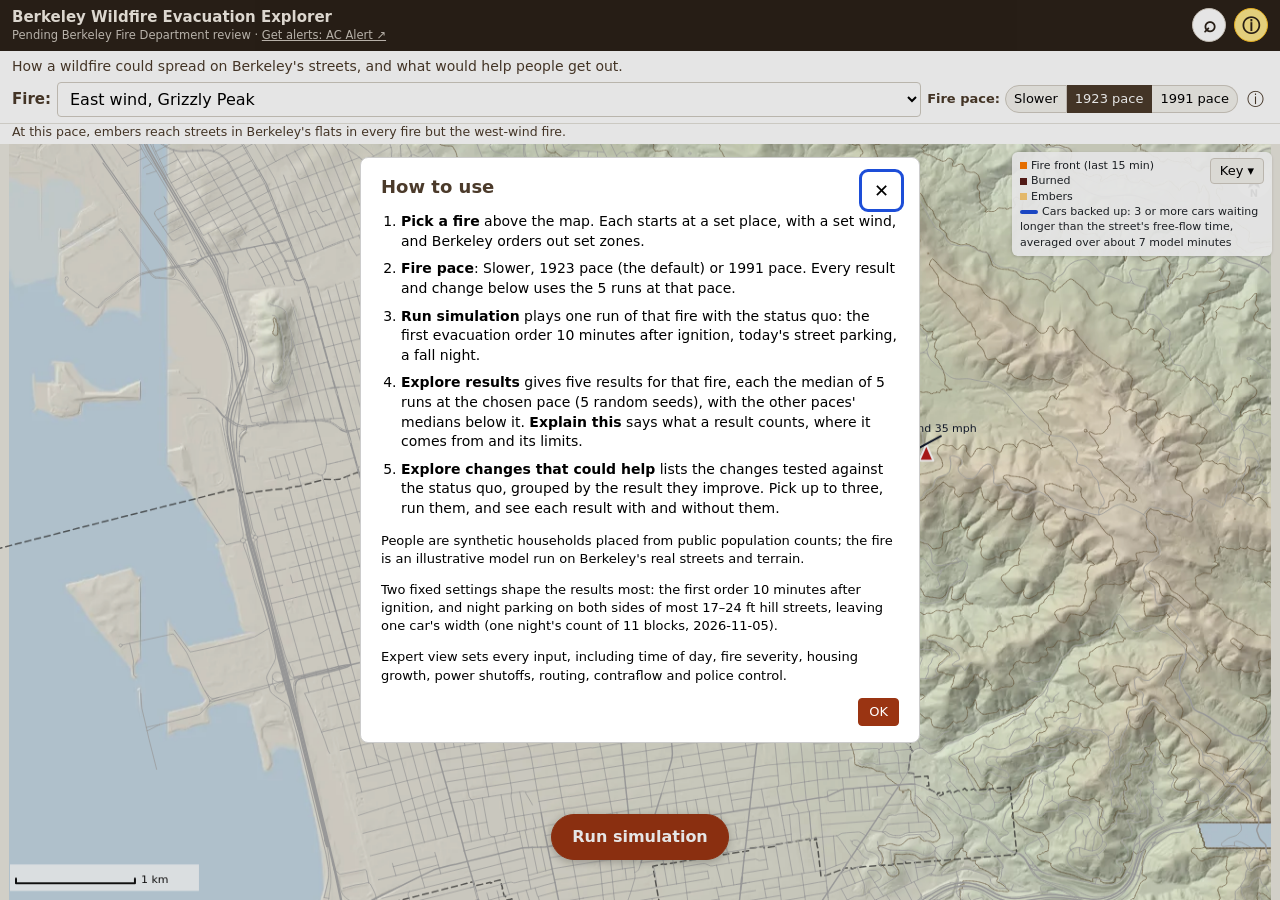
<file: index.html>
<!DOCTYPE html>
<html lang="en">
<head>
<meta charset="utf-8">
<meta name="viewport" content="width=device-width, initial-scale=1">
<title>Berkeley Wildfire Evacuation Explorer</title>
<meta name="description" content="Explore how different wildfire scenarios could affect Berkeley&#39;s neighborhoods and routes, and see which access vulnerabilities and possible mitigations recur across scenarios. Built from public data.">
<link rel="stylesheet" href="css/style.css">
<link rel="icon" href="data:,">
</head>
<body>
<header>
  <div class="title">
    <h1>Berkeley Wildfire Evacuation Explorer</h1>
    <div id="g-status" class="simple-only">Pending Berkeley Fire Department review · <a href="https://public.everbridge.net/sign-up?orgId=453003085612570" target="_blank" rel="noopener">Get alerts: AC Alert ↗</a></div>
    <div class="welcome expert-only">Explore how different wildfire scenarios could affect Berkeley's neighborhoods and routes, and see which access vulnerabilities and possible mitigations recur across scenarios.</div>
  </div>
  <button id="g-find-btn" class="simple-only" aria-label="Find my street" aria-expanded="false" aria-controls="g-find">⌕</button>
  <button id="g-info" class="simple-only" aria-label="Menu: how to use, assumptions, sources" aria-expanded="false" aria-controls="g-menu">ⓘ</button>
  <div id="g-menu" class="simple-only" hidden>
    <p class="small g-menu-status">Status: pending Berkeley Fire Department review</p>
    <button data-menu="intro">How to use</button>
    <button data-menu="assumptions">Assumptions &amp; limits</button>
    <button data-menu="sources">Data sources</button>
    <p class="small g-menu-do"><b>What you can do now</b> <!-- MASTER, 2026-11-24; SOURCE_NOTES FL7 --></p>
    <a href="https://public.everbridge.net/sign-up?orgId=453003085612570" target="_blank" rel="noopener">Sign up for AC Alert, Alameda County's emergency alerts ↗</a>
    <a href="https://berkeleyca.gov/safety-health/disaster-preparedness/fire-weather-and-evacuation" target="_blank" rel="noopener">Find your evacuation zone: City fire weather &amp; evacuation info ↗</a>
    <button data-menu="expert">Expert view<span class="phone-inline"> (best on a larger screen)</span></button>
    <p class="small">© 2026 Eric Friedman. Code: <a href="https://github.com/ericdf/berkeley-wildfire-evacuation-explorer/blob/main/LICENSE" target="_blank" rel="noopener">MIT License</a>. Writing: <a href="https://creativecommons.org/licenses/by/4.0/" target="_blank" rel="noopener">CC BY 4.0</a>. Map data © OpenStreetMap contributors (ODbL).</p>
  </div>
  <nav class="expert-only">
    <button id="btn-intro">ⓘ How to use</button>
    <button id="btn-assumptions">Assumptions &amp; limits</button>
    <button id="btn-sources">Data sources</button>
    <a class="official" href="https://berkeleyca.gov/safety-health/disaster-preparedness/fire-weather-and-evacuation" target="_blank" rel="noopener">Official City fire weather &amp; evacuation info ↗</a>
    <div class="modes" id="modes"><button data-mode="simple" title="Back to Guided view; Expert view is in its ⓘ menu">← Guided view</button></div>
  </nav>
</header>

<p id="g-what" class="simple-only">How a wildfire could spread on Berkeley's streets, and what would help people get out.</p>
<div id="g-fireline" class="simple-only"><label for="g-fire">Fire:</label> <select id="g-fire"></select><span id="g-pace"></span></div>
<p id="g-flats" class="simple-only" hidden></p>
<main>
  <aside id="left">
    <p id="phone-note" class="expert-only phone-only">Expert view is built for a larger screen. On a phone, <button class="linkish" data-mode="simple">Guided view</button> works best.</p>

    <section class="expert-only">
      <h2>1 · Scenario</h2>
      <label>Preset <select id="scenario"></select></label>
      <p id="scenario-blurb" class="blurb"></p>
      <label class="small famopt"><input type="checkbox" id="families"> Also test other likely starting points and wind directions</label>
      <p id="families-note" class="small muted"></p>
      <div class="row">
        <label>Severity
          <select id="severity"><option value="low">Low</option><option value="central" selected title="Tuned to the timing of the City StoryMap's present-day 1923 repeat, a City scenario rather than an observed fire; low is half the spread rate; high is faster for its first hour, fitted to the 1991 fire">Medium</option><option value="high">High</option></select>
        </label>
        <label>Random seed <input id="seed" type="number" min="1" max="999" value="1"></label>
      </div>
      <label>Time of day and season (Evacuation Time Study cases) <select id="tod"></select></label>
      <p id="tod-note" class="small muted"></p>
      <label>Future growth: added homes in the hills (both plans) <select id="growth"></select></label>
      <p id="growth-note" class="small muted"></p>
      <label>Household mix (both plans) <select id="householdMix"><option value="place">By place (ACS 2020–2024; default)</option><option value="citywide">Citywide (2025 Time Study survey)</option></select></label>
      <p id="mix-note" class="small muted"></p>
      <label>Red Flag power shutoff (both plans) <select id="powerShutoff"><option value="none">None: grid power on</option><option value="hills">Signals in and next to the hills go dark</option><option value="all">All of the City's 146 signals (at 143 junctions) go dark</option></select></label>
      <p id="shutoff-note" class="small muted"></p>
      <label>Hayward Fault earthquake (both plans) <select id="quake"><option value="none">None</option><option value="trace">Lower bound: streets crossing the mapped fault close</option><option value="zone">Upper bound: streets in the Earthquake Fault Zone close</option></select></label>
      <p id="quake-note" class="small muted"></p>
      <label>Visibility (both plans) <select id="visibility"><option value="clear" selected>Clear (today's model)</option><option value="poor">Poor: fog or smoke</option></select></label>
      <p id="visibility-note" class="small muted"></p>
      <label>Signal green share (both plans) <select id="signalGreen"><option value="low">Low: 60 s cycle</option><option value="central" selected>Central: 90 s cycle (today's model)</option><option value="high">High: 120 s cycle</option></select></label>
      <p id="signalgreen-note" class="small muted"></p>
      <label>Home-to-street access time (both plans) <select id="walkAccess"><option value="none">None (today's model)</option><option value="terrain">From terrain: walk and stairs to the street, at typical walking speed (not reduced mobility)</option></select></label>
      <p id="walk-note" class="small muted"></p>
      <label>Night parking on narrow hill streets (both plans) <select id="nightParking"><option value="count2026" selected>Both sides on most 17–24 ft streets (field count, 2026-11-05; today's model)</option><option value="pre20261105">Pre-2026-11-05 rule: residents leave 8 ft</option></select></label>
      <p id="nightparking-note" class="small muted"></p>
      <label>Fuel (both plans) <select id="fuel"><option value="proxy" selected>Fire-zone proxy (today)</option><option value="landfire">LANDFIRE FBFM40</option></select></label>
      <p id="fuel-note" class="small muted"></p>
      <label>Weekday non-resident placement (both plans) <select id="nrPlacement"><option value="area">By area (today)</option><option value="workplace">By workplace: LODES jobs, UC and Lab parking</option></select></label>
      <p id="placement-note" class="small muted"></p>
      <details class="small"><summary>Scenario sources</summary><ul id="scenario-sources"></ul></details>
    </section>

    <section class="expert-only">
      <h2>2 · Operating plan</h2>
      <div class="tabs" id="plan-tabs" role="group" aria-label="Plan to edit"><button data-plan="A" class="on" aria-pressed="true">Plan A</button><button data-plan="B" aria-pressed="false">Plan B</button></div>
      <label>Name <input id="p-name" type="text"></label>
      <label>Zones ordered
        <select id="p-alertKm"><option value="0">The City's pre-defined zones for this scenario</option><option value="1">…plus any zone within 1 km of the fire</option><option value="2">…plus any zone within 2 km of the fire</option><option value="3">…plus any zone within 3 km of the fire</option></select></label>
      <label>Detection + decision delay before the first order
        <select id="p-orderDelayMin"><option value="5">5 min</option><option value="10">10 min</option><option value="20">20 min</option></select></label>
      <label>Order all hill zones (Fire Zones 2–3)
        <select id="p-hillsOrderMin"><option value="">only by distance</option><option value="10">at ignition + 10 min</option><option value="30">at ignition + 30 min</option></select></label>
      <label>Early departure before ignition (Red Flag day), share of households
        <select id="p-earlyShare"><option value="0">none</option><option value="0.1">10%</option><option value="0.5">50%</option><option value="0.75">75%</option></select></label>
      <label>…in which zones
        <select id="p-earlyZones"><option value="lez">City Leave Early Zones (Upper Hills, Panoramic Hill)</option><option value="fz23">All of Fire Zones 2–3</option></select></label>
      <label>Parking on hill streets
        <select id="p-hillsParking">
        </select></label>
      <label>Enforcement of posted signs and daylighting
        <select id="p-parkingEnforce">
        </select></label>
      <p id="parking-note" class="note"></p>
      <label>R0: no added units in…
        <select id="p-r0"><option value="none">nowhere (growth as set in Scenario)</option><option value="lez">City Leave Early Zones</option><option value="fz23">Fire Zones 2–3</option><option value="access">Access-constrained areas (behind a choke point)</option></select></label>
      <p id="r0-note" class="note"></p>
      <label>Driver information and routing
        <select id="p-routing"></select></label>
      <label>…share of drivers who follow it
        <select id="p-compliance"><option value="1">100%</option><option value="0.65">65% (said they followed route instructions, 2024 Colorado drill)</option><option value="0.5">50%</option><option value="0.15">15% (followed a GPS route, 2017 California fires)</option></select></label>
      <p id="routing-note" class="note"></p>
      <label>Contraflow: both lanes outbound on
        <select id="p-contraflow"><option value="none">no streets</option><option value="main">main hill exit streets</option><option value="custom">streets I choose (click a street, then Add)</option></select></label>
      <div id="cf-opts">
        <label>…started by <select id="p-contraflowMode"><option value="officers">officers at every entry point</option><option value="signs">pre-installed signs and gates, rehearsed</option></select></label>
        <label class="cf-signs">…sign power <select id="p-contraflowPower"><option value="grid">grid only</option><option value="battery">battery backup</option><option value="mechanical">mechanical fallback (gates and fold-out signs)</option></select></label>
        <label class="cf-signs">…where a sign fails <select id="p-contraflowFallback"><option value="officers">officers take over (after their delay)</option><option value="none">no contraflow on that street</option></select></label>
      </div>
      <p id="cf-note" class="note"></p>
      <label>Police control of junctions
        <select id="p-police"><option value="none">none</option><option value="pretimed">the City's 44 pre-timed signals</option><option value="pretimedAppF">…plus the Time Study's congestion points</option><option value="all">every signal and congestion point</option></select></label>
      <div class="row">
        <label>Officers (contraflow and junctions) <select id="p-officers"><option value="10">10</option><option value="20">20</option><option value="40">40</option><option value="80">80</option></select></label>
        <label>Arrive after the first order <select id="p-officerDelayMin"><option value="15">15 min</option><option value="30">30 min</option><option value="60">60 min</option></select></label>
      </div>
      <p id="police-note" class="note"></p>
    </section>

    <section id="run-section">
      <h2 class="expert-only">3 · Run</h2>
      <!-- Playback controls. In Guided view js/main.js renderSimple moves this block into the open tab, so
           playing a plan has one set of controls (Eric, 2026-11-02: "can this be consolidated?"). -->
      <div id="playback">
        <div class="small muted simple-only onmap">On the map: <b id="run-plan">Plan A</b></div>
        <div class="row">
          <button id="run" class="primary">▶ Run</button>
          <button id="reset">⟲ Restart</button>
          <label class="inline">Speed <select id="speed"><option value="60">1 min/s</option><option value="300">5 min/s</option><option value="900" selected>15 min/s</option></select></label>
        </div>
        <label class="scrub-label" for="scrub">Model time since ignition: <b id="scrub-t">0:00</b> (drag to jump)</label>
        <input id="scrub" type="range" min="0" max="240" step="1" value="0">
        <div id="run-status" class="run-status"></div>
      </div>
      <h3 class="expert-only">Compare Plan A and Plan B</h3>
      <div class="row expert-only">
        <select id="cmp-scope" aria-label="What to compare">
          <option value="severities">This scenario · low / medium / high · seeds 1–3</option>
          <option value="scenarios">All 4 scenarios · medium · seeds 1–3</option>
        </select>
        <button id="compare">Compare</button>
      </div>
    </section>

    <section class="expert-only">
      <h2>Map</h2>
      <label>Color streets by <select id="street-mode"></select></label>
      <div id="layers" class="layers"></div>
      <div id="access-summary" class="small access-summary"></div>
      <label>Find a street <input id="search" list="street-names" placeholder="e.g. Panoramic Way"></label>
      <datalist id="street-names"></datalist>
      <label>Neighborhood <select id="nbhd"><option value="">All of Berkeley</option></select></label>
    </section>
  </aside>

  <section id="g-panel" class="simple-only" hidden></section>
  <div id="mapwrap">
    <canvas id="map" role="img" aria-label="Map of Berkeley" aria-describedby="map-desc"></canvas>
    <div id="map-desc" class="sr-only"></div><div id="map-live" class="sr-only" aria-live="polite"></div>
    <div id="sim-banner" hidden><span id="sim-banner-text"></span><div class="track"><div id="sim-banner-bar"></div></div></div>
    <div id="clockbar"><div id="clock">Ready</div><div id="map-controls"><button id="map-run" class="primary" title="Run or pause the plan shown on the map">▶ Run</button><button id="map-reset" title="Start the plan shown on the map again from ignition">⟲ Restart</button></div></div>
    <div id="legend"></div>
    <div id="status"></div>
    <div id="g-chips" class="simple-only" role="group" aria-label="Map layers" hidden><button data-chip="fire">Fire</button><button data-chip="ways">Ways out</button><button data-chip="engine">Engine reach</button></div>
    <div id="g-tag" class="simple-only" hidden></div>
    <div id="g-caption" class="simple-only" hidden></div>
    <button id="g-fit" class="simple-only" hidden title="Frame the fire again and follow it">Fit</button>
    <div id="g-ctrl" class="simple-only"><button id="g-run" class="primary">Run simulation</button><div id="g-after" hidden><button id="g-explore" class="primary">Explore results</button><button id="g-again">Run again</button></div></div>
    <div id="g-sheet" class="simple-only" hidden></div>
    <div id="g-find" class="simple-only" hidden><label for="g-find-in" class="sr-only">Find my street</label><input id="g-find-in" type="search" placeholder="Find my street, e.g. Panoramic Way" autocomplete="off" role="combobox" aria-autocomplete="list" aria-expanded="false" aria-controls="g-find-list"><button id="g-find-x" aria-label="Close street search">✕</button><ul id="g-find-list" role="listbox" aria-label="Streets" hidden></ul></div>
    <div id="loading">Loading street network, terrain and City layers…</div>
  </div>

  <aside id="right">
    <section id="inspector" class="expert-only"><h2>Inspector</h2><p class="muted small">Click a street or an evacuation zone (turn on the Evacuation zones layer) to see its attributes. Hover a badge (ⓘ) for where each value comes from.</p></section>
    <section id="results"></section>
    <section id="compare-out"></section>
    <section id="log" aria-labelledby="log-h"><h2 id="log-h">Event log (model time, h:mm after ignition)</h2><ol id="events" tabindex="0" aria-labelledby="log-h"></ol></section>
  </aside>
</main>
<footer id="license-foot">© 2026 Eric Friedman. Code: <a href="https://github.com/ericdf/berkeley-wildfire-evacuation-explorer/blob/main/LICENSE" target="_blank" rel="noopener">MIT License</a>. Writing, including this page's text: <a href="https://creativecommons.org/licenses/by/4.0/" target="_blank" rel="noopener">CC BY 4.0</a>. Both require attribution. Map data © <a href="https://www.openstreetmap.org/copyright" target="_blank" rel="noopener">OpenStreetMap contributors</a> (ODbL); other data from the publishers under Data sources, on their terms. <a href="https://github.com/ericdf/berkeley-wildfire-simulator" target="_blank" rel="noopener">Source code</a></footer>

<dialog id="modal" aria-labelledby="modal-title"><form method="dialog"><button class="close" aria-label="Close">✕</button></form><div id="modal-body"></div></dialog>
<script type="module" src="js/main.js"></script>
</body>
</html>
</file>
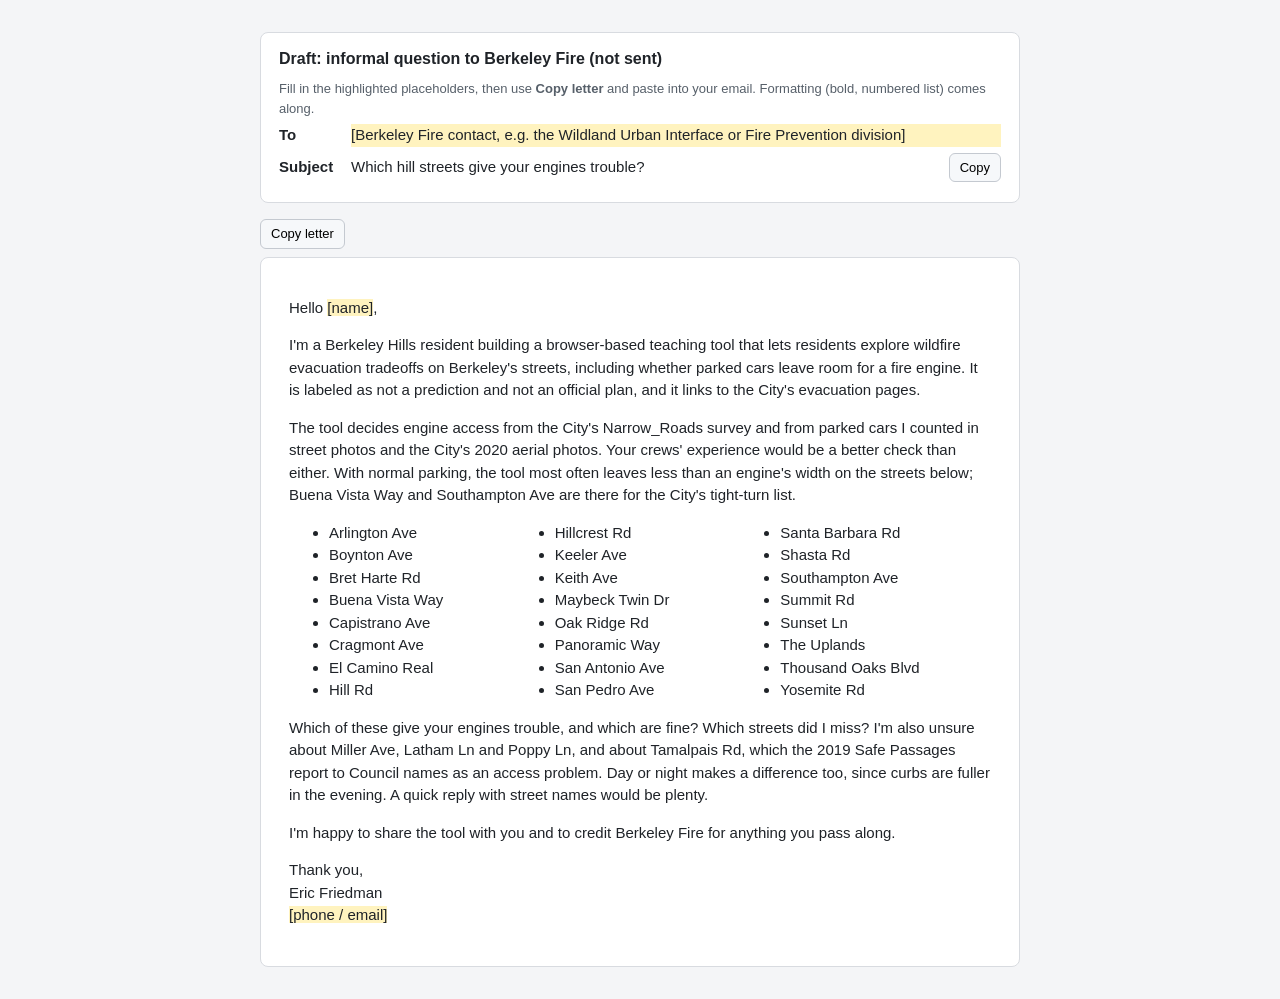
<file: correspondence/2026-11-01-berkeley-fire-question.html>
<!DOCTYPE html>
<html lang="en">
<head>
<meta charset="utf-8">
<title>Draft: informal question to Berkeley Fire</title>
<style>
  body { font: 15px/1.5 -apple-system, BlinkMacSystemFont, "Segoe UI", Helvetica, Arial, sans-serif; color: #1f2328; background: #f4f5f7; margin: 0; padding: 32px 16px; }
  .wrap { max-width: 760px; margin: 0 auto; }
  .head { background: #fff; border: 1px solid #d8dbe0; border-radius: 8px; padding: 14px 18px; margin-bottom: 16px; }
  .head h1 { font-size: 16px; margin: 0 0 8px; }
  .head p { margin: 4px 0; color: #57606a; font-size: 13px; }
  .field { display: flex; gap: 8px; align-items: baseline; margin: 6px 0; }
  .field b { width: 64px; flex: none; }
  .field span { flex: 1; }
  button { font: inherit; font-size: 13px; padding: 4px 10px; border: 1px solid #c4c9d0; border-radius: 6px; background: #f6f8fa; cursor: pointer; }
  button:hover { background: #eef1f4; }
  .bar { display: flex; gap: 8px; align-items: center; margin: 0 0 8px; }
  .ok { color: #1a7f37; font-size: 13px; }
  .letter { background: #fff; border: 1px solid #d8dbe0; border-radius: 8px; padding: 24px 28px; }
  .ph { background: #fff3bf; }
</style>
</head>
<body>
<div class="wrap">
  <div class="head">
    <h1>Draft: informal question to Berkeley Fire (not sent)</h1>
    <p>Fill in the highlighted placeholders, then use <b>Copy letter</b> and paste into your email. Formatting (bold, numbered list) comes along.</p>
    <div class="field"><b>To</b><span class="ph">[Berkeley Fire contact, e.g. the Wildland Urban Interface or Fire Prevention division]</span></div>
    <div class="field"><b>Subject</b><span id="subject">Which hill streets give your engines trouble?</span><button data-copy="subject">Copy</button></div>
  </div>

  <div class="bar"><button id="copy-letter">Copy letter</button><span id="msg" class="ok"></span></div>

  <div class="letter" id="letter">
    <p>Hello <span class="ph">[name]</span>,</p>

    <p>I'm a Berkeley Hills resident building a browser-based teaching tool that lets residents explore wildfire evacuation tradeoffs on Berkeley's streets, including whether parked cars leave room for a fire engine. It is labeled as not a prediction and not an official plan, and it links to the City's evacuation pages.</p>

    <p>The tool decides engine access from the City's Narrow_Roads survey and from parked cars I counted in street photos and the City's 2020 aerial photos. Your crews' experience would be a better check than either. With normal parking, the tool most often leaves less than an engine's width on the streets below; Buena Vista Way and Southampton Ave are there for the City's tight-turn list.</p>

    <ul style="columns: 3; margin: 0 0 12px"><li>Arlington Ave</li><li>Boynton Ave</li><li>Bret Harte Rd</li><li>Buena Vista Way</li><li>Capistrano Ave</li><li>Cragmont Ave</li><li>El Camino Real</li><li>Hill Rd</li><li>Hillcrest Rd</li><li>Keeler Ave</li><li>Keith Ave</li><li>Maybeck Twin Dr</li><li>Oak Ridge Rd</li><li>Panoramic Way</li><li>San Antonio Ave</li><li>San Pedro Ave</li><li>Santa Barbara Rd</li><li>Shasta Rd</li><li>Southampton Ave</li><li>Summit Rd</li><li>Sunset Ln</li><li>The Uplands</li><li>Thousand Oaks Blvd</li><li>Yosemite Rd</li></ul>

    <p>Which of these give your engines trouble, and which are fine? Which streets did I miss? I'm also unsure about Miller Ave, Latham Ln and Poppy Ln, and about Tamalpais Rd, which the 2019 Safe Passages report to Council names as an access problem. Day or night makes a difference too, since curbs are fuller in the evening. A quick reply with street names would be plenty.</p>

    <p>I'm happy to share the tool with you and to credit Berkeley Fire for anything you pass along.</p>

    <p>Thank you,<br>Eric Friedman<br><span class="ph">[phone / email]</span></p>
  </div>
</div>
<script>
  const msg = t => { const m = document.getElementById('msg'); m.textContent = t; setTimeout(() => m.textContent = '', 2500); };
  async function copyEl(el) {
    const clone = el.cloneNode(true);
    clone.querySelectorAll('.ph').forEach(s => s.removeAttribute('class')); // no highlight in the email
    const html = clone.innerHTML, text = el.innerText;
    try {
      await navigator.clipboard.write([new ClipboardItem({ 'text/html': new Blob([html], { type: 'text/html' }), 'text/plain': new Blob([text], { type: 'text/plain' }) })]);
      return true;
    } catch {
      const r = document.createRange(); r.selectNodeContents(el); const s = getSelection(); s.removeAllRanges(); s.addRange(r);
      const ok = document.execCommand('copy'); s.removeAllRanges(); return ok;
    }
  }
  document.getElementById('copy-letter').onclick = async () => msg(await copyEl(document.getElementById('letter')) ? 'Letter copied with formatting.' : 'Select the letter and copy it manually.');
  document.querySelectorAll('[data-copy]').forEach(b => b.onclick = async () => msg(await copyEl(document.getElementById(b.dataset.copy)) ? 'Subject copied.' : 'Copy failed.'));
</script>
</body>
</html>
</file>
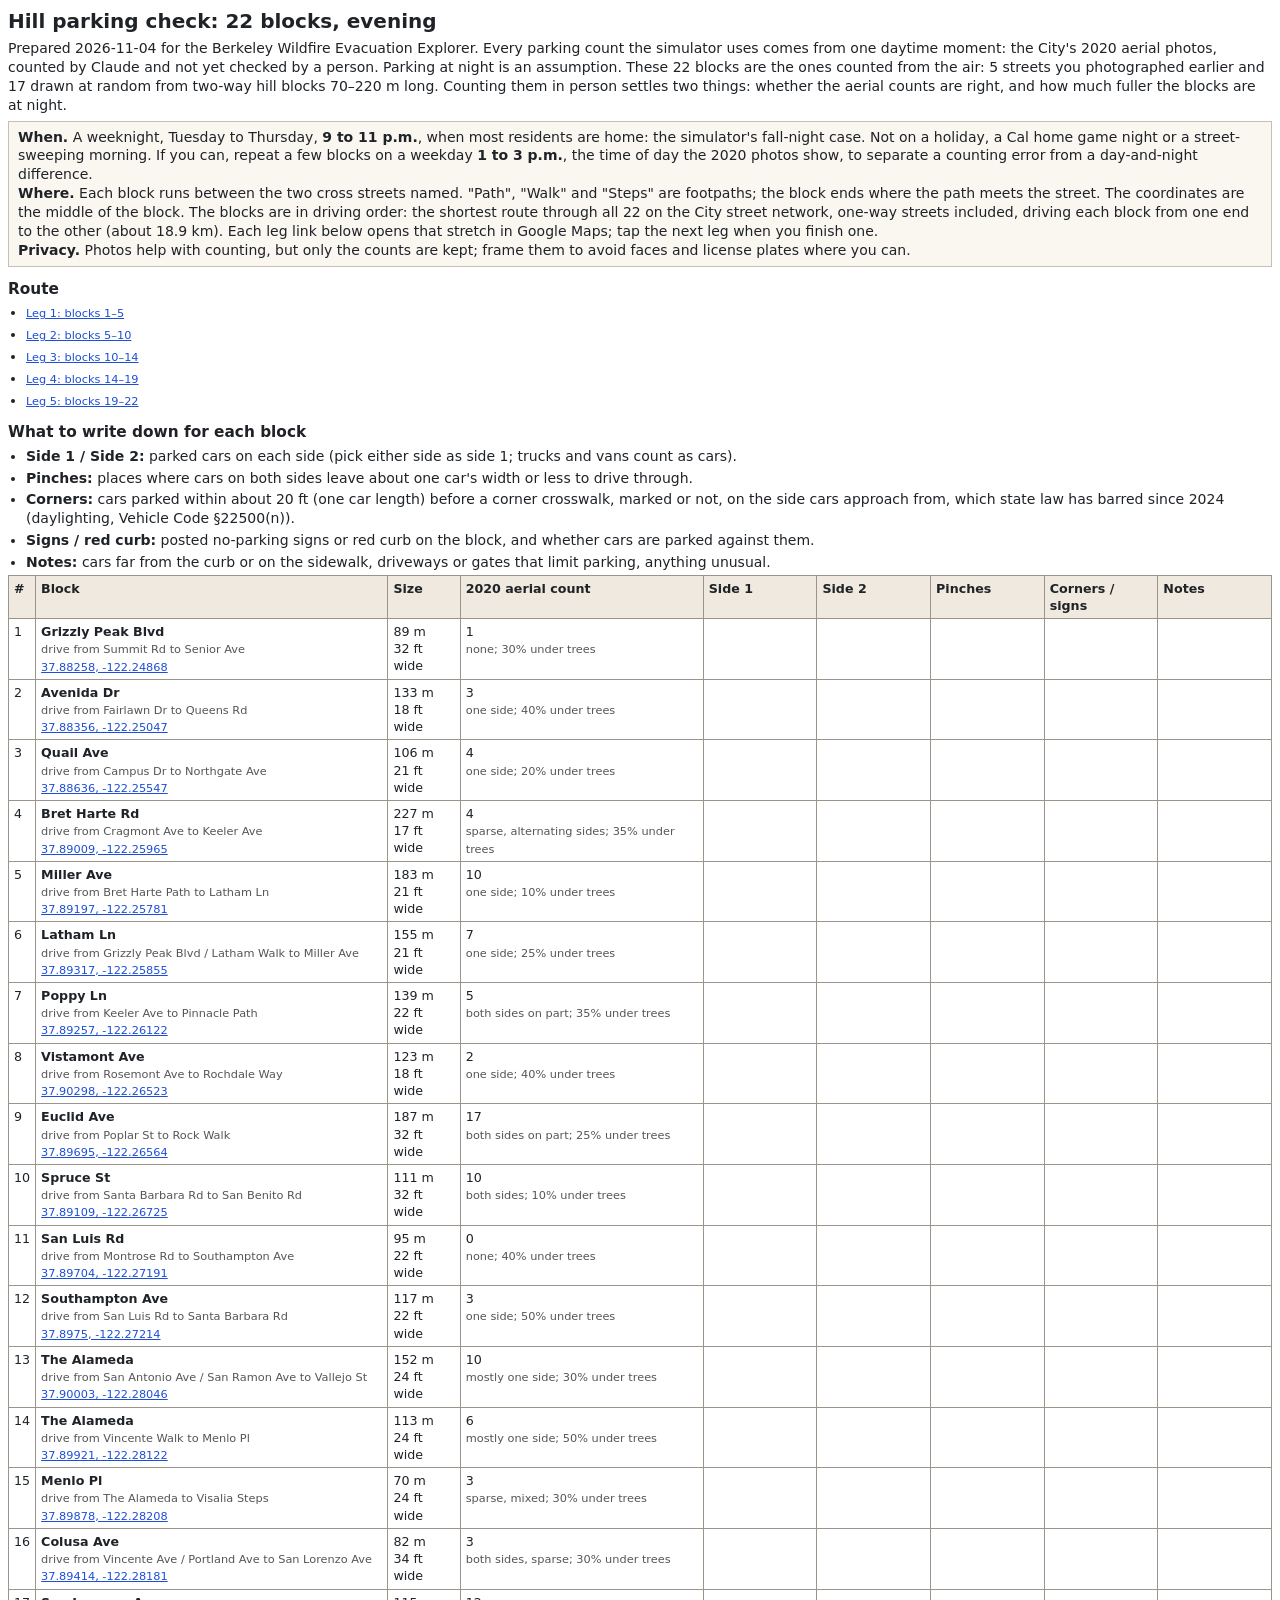
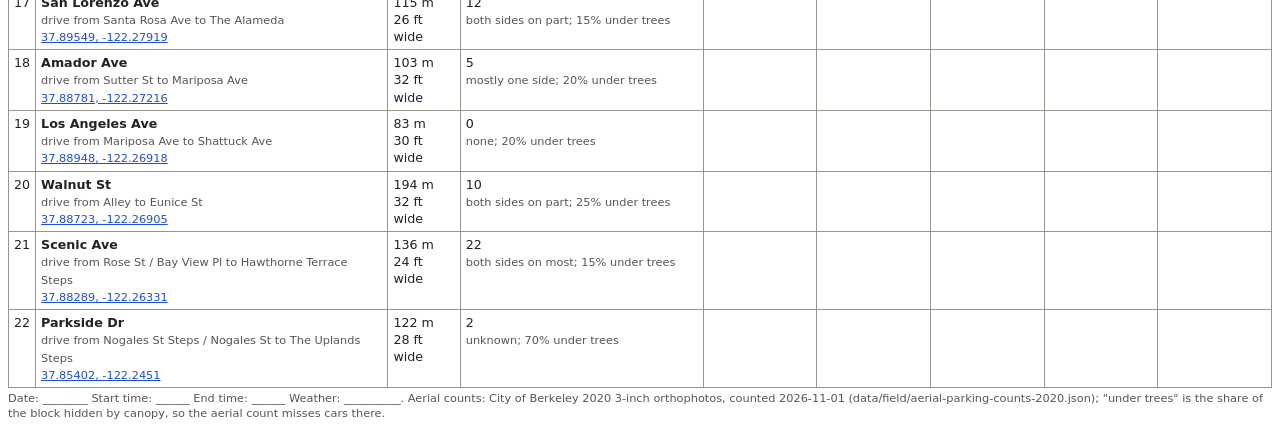
<file: docs/field/hill-parking-check.html>
<!doctype html><html><head><meta charset="utf-8"><title>Hill parking check</title><style>
@page{size:Letter landscape;margin:12mm}body{font:10.5pt/1.35 system-ui,sans-serif;color:#1f2328}h1{font-size:15pt;margin:0 0 4px}h2{font-size:11.5pt;margin:12px 0 4px}
p,li{margin:3px 0}ul{margin:2px 0 2px 18px;padding:0}table{border-collapse:collapse;width:100%;font-size:9.5pt}th,td{border:1px solid #9a948a;padding:4px 5px;vertical-align:top}th{background:#efe9df;text-align:left}
td.w{width:9%}.s{color:#555;font-size:8.5pt}a{color:#1d4ed8;font-size:8.5pt}tr{page-break-inside:avoid}.box{border:1px solid #c9bfae;background:#faf7f1;padding:6px 9px;margin:6px 0}</style></head><body>
<h1>Hill parking check: 22 blocks, evening</h1>
<p>Prepared 2026-11-04 for the Berkeley Wildfire Evacuation Explorer. Every parking count the simulator uses comes from one daytime moment: the City's 2020 aerial photos, counted by Claude and not yet checked by a person. Parking at night is an assumption. These 22 blocks are the ones counted from the air: 5 streets you photographed earlier and 17 drawn at random from two-way hill blocks 70–220 m long. Counting them in person settles two things: whether the aerial counts are right, and how much fuller the blocks are at night.</p>
<div class="box"><b>When.</b> A weeknight, Tuesday to Thursday, <b>9 to 11 p.m.</b>, when most residents are home: the simulator's fall-night case. Not on a holiday, a Cal home game night or a street-sweeping morning. If you can, repeat a few blocks on a weekday <b>1 to 3 p.m.</b>, the time of day the 2020 photos show, to separate a counting error from a day-and-night difference.<br>
<b>Where.</b> Each block runs between the two cross streets named. "Path", "Walk" and "Steps" are footpaths; the block ends where the path meets the street. The coordinates are the middle of the block. The blocks are in driving order: the shortest route through all 22 on the City street network, one-way streets included, driving each block from one end to the other (about 18.9 km). Each leg link below opens that stretch in Google Maps; tap the next leg when you finish one.<br>
<b>Privacy.</b> Photos help with counting, but only the counts are kept; frame them to avoid faces and license plates where you can.</div>
<h2>Route</h2><ul><li><a href="https://www.google.com/maps/dir/?api=1&travelmode=driving&origin=37.88232,-122.24829&destination=37.89269,-122.25845&waypoints=37.88293,-122.2489%7C37.88363,-122.25017%7C37.88352,-122.25164%7C37.88675,-122.2549%7C37.88629,-122.2559%7C37.89002,-122.26073%7C37.89073,-122.25859%7C37.89208,-122.25694">Leg 1: blocks 1–5</a></li><li><a href="https://www.google.com/maps/dir/?api=1&travelmode=driving&origin=37.89269,-122.25845&destination=37.89182,-122.26714&waypoints=37.89401,-122.25814%7C37.89269,-122.25845%7C37.89259,-122.26053%7C37.89316,-122.26121%7C37.90275,-122.26477%7C37.90346,-122.26583%7C37.89726,-122.26636%7C37.89598,-122.2659">Leg 2: blocks 5–10</a></li><li><a href="https://www.google.com/maps/dir/?api=1&travelmode=driving&origin=37.89182,-122.26714&destination=37.89864,-122.28147&waypoints=37.89082,-122.26724%7C37.89653,-122.27168%7C37.89714,-122.27227%7C37.89724,-122.27263%7C37.89773,-122.27176%7C37.89991,-122.2797%7C37.89961,-122.28122%7C37.89957,-122.28128">Leg 3: blocks 10–14</a></li><li><a href="https://www.google.com/maps/dir/?api=1&travelmode=driving&origin=37.89864,-122.28147&destination=37.88985,-122.27001&waypoints=37.89864,-122.28147%7C37.89881,-122.28224%7C37.8946,-122.28254%7C37.89414,-122.28181%7C37.89492,-122.28029%7C37.89549,-122.27919%7C37.888,-122.27238%7C37.88724,-122.27171">Leg 4: blocks 14–19</a></li><li><a href="https://www.google.com/maps/dir/?api=1&travelmode=driving&origin=37.88985,-122.27001&destination=37.85397,-122.24577&waypoints=37.88948,-122.26918%7C37.88743,-122.26931%7C37.88578,-122.26884%7C37.88342,-122.26349%7C37.88237,-122.26322%7C37.85421,-122.24444">Leg 5: blocks 19–22</a></li></ul><h2>What to write down for each block</h2>
<ul><li><b>Side 1 / Side 2:</b> parked cars on each side (pick either side as side 1; trucks and vans count as cars).</li>
<li><b>Pinches:</b> places where cars on both sides leave about one car's width or less to drive through.</li>
<li><b>Corners:</b> cars parked within about 20 ft (one car length) before a corner crosswalk, marked or not, on the side cars approach from, which state law has barred since 2024 (daylighting, Vehicle Code §22500(n)).</li>
<li><b>Signs / red curb:</b> posted no-parking signs or red curb on the block, and whether cars are parked against them.</li>
<li><b>Notes:</b> cars far from the curb or on the sidewalk, driveways or gates that limit parking, anything unusual.</li></ul>
<table><thead><tr><th>#</th><th>Block</th><th>Size</th><th>2020 aerial count</th><th>Side 1</th><th>Side 2</th><th>Pinches</th><th>Corners / signs</th><th>Notes</th></tr></thead><tbody><tr><td>1</td><td><b>Grizzly Peak Blvd</b><br><span class="s">drive from Summit Rd to Senior Ave</span><br><a href="https://www.google.com/maps/search/?api=1&query=37.88258,-122.24868">37.88258, -122.24868</a></td><td>89 m<br>32 ft wide</td><td>1<br><span class="s">none; 30% under trees</span></td><td class="w"></td><td class="w"></td><td class="w"></td><td class="w"></td><td class="w"></td></tr><tr><td>2</td><td><b>Avenida Dr</b><br><span class="s">drive from Fairlawn Dr to Queens Rd</span><br><a href="https://www.google.com/maps/search/?api=1&query=37.88356,-122.25047">37.88356, -122.25047</a></td><td>133 m<br>18 ft wide</td><td>3<br><span class="s">one side; 40% under trees</span></td><td class="w"></td><td class="w"></td><td class="w"></td><td class="w"></td><td class="w"></td></tr><tr><td>3</td><td><b>Quail Ave</b><br><span class="s">drive from Campus Dr to Northgate Ave</span><br><a href="https://www.google.com/maps/search/?api=1&query=37.88636,-122.25547">37.88636, -122.25547</a></td><td>106 m<br>21 ft wide</td><td>4<br><span class="s">one side; 20% under trees</span></td><td class="w"></td><td class="w"></td><td class="w"></td><td class="w"></td><td class="w"></td></tr><tr><td>4</td><td><b>Bret Harte Rd</b><br><span class="s">drive from Cragmont Ave to Keeler Ave</span><br><a href="https://www.google.com/maps/search/?api=1&query=37.89009,-122.25965">37.89009, -122.25965</a></td><td>227 m<br>17 ft wide</td><td>4<br><span class="s">sparse, alternating sides; 35% under trees</span></td><td class="w"></td><td class="w"></td><td class="w"></td><td class="w"></td><td class="w"></td></tr><tr><td>5</td><td><b>Miller Ave</b><br><span class="s">drive from Bret Harte Path to Latham Ln</span><br><a href="https://www.google.com/maps/search/?api=1&query=37.89197,-122.25781">37.89197, -122.25781</a></td><td>183 m<br>21 ft wide</td><td>10<br><span class="s">one side; 10% under trees</span></td><td class="w"></td><td class="w"></td><td class="w"></td><td class="w"></td><td class="w"></td></tr><tr><td>6</td><td><b>Latham Ln</b><br><span class="s">drive from Grizzly Peak Blvd / Latham Walk to Miller Ave</span><br><a href="https://www.google.com/maps/search/?api=1&query=37.89317,-122.25855">37.89317, -122.25855</a></td><td>155 m<br>21 ft wide</td><td>7<br><span class="s">one side; 25% under trees</span></td><td class="w"></td><td class="w"></td><td class="w"></td><td class="w"></td><td class="w"></td></tr><tr><td>7</td><td><b>Poppy Ln</b><br><span class="s">drive from Keeler Ave to Pinnacle Path</span><br><a href="https://www.google.com/maps/search/?api=1&query=37.89257,-122.26122">37.89257, -122.26122</a></td><td>139 m<br>22 ft wide</td><td>5<br><span class="s">both sides on part; 35% under trees</span></td><td class="w"></td><td class="w"></td><td class="w"></td><td class="w"></td><td class="w"></td></tr><tr><td>8</td><td><b>Vistamont Ave</b><br><span class="s">drive from Rosemont Ave to Rochdale Way</span><br><a href="https://www.google.com/maps/search/?api=1&query=37.90298,-122.26523">37.90298, -122.26523</a></td><td>123 m<br>18 ft wide</td><td>2<br><span class="s">one side; 40% under trees</span></td><td class="w"></td><td class="w"></td><td class="w"></td><td class="w"></td><td class="w"></td></tr><tr><td>9</td><td><b>Euclid Ave</b><br><span class="s">drive from Poplar St to Rock Walk</span><br><a href="https://www.google.com/maps/search/?api=1&query=37.89695,-122.26564">37.89695, -122.26564</a></td><td>187 m<br>32 ft wide</td><td>17<br><span class="s">both sides on part; 25% under trees</span></td><td class="w"></td><td class="w"></td><td class="w"></td><td class="w"></td><td class="w"></td></tr><tr><td>10</td><td><b>Spruce St</b><br><span class="s">drive from Santa Barbara Rd to San Benito Rd</span><br><a href="https://www.google.com/maps/search/?api=1&query=37.89109,-122.26725">37.89109, -122.26725</a></td><td>111 m<br>32 ft wide</td><td>10<br><span class="s">both sides; 10% under trees</span></td><td class="w"></td><td class="w"></td><td class="w"></td><td class="w"></td><td class="w"></td></tr><tr><td>11</td><td><b>San Luis Rd</b><br><span class="s">drive from Montrose Rd to Southampton Ave</span><br><a href="https://www.google.com/maps/search/?api=1&query=37.89704,-122.27191">37.89704, -122.27191</a></td><td>95 m<br>22 ft wide</td><td>0<br><span class="s">none; 40% under trees</span></td><td class="w"></td><td class="w"></td><td class="w"></td><td class="w"></td><td class="w"></td></tr><tr><td>12</td><td><b>Southampton Ave</b><br><span class="s">drive from San Luis Rd to Santa Barbara Rd</span><br><a href="https://www.google.com/maps/search/?api=1&query=37.8975,-122.27214">37.8975, -122.27214</a></td><td>117 m<br>22 ft wide</td><td>3<br><span class="s">one side; 50% under trees</span></td><td class="w"></td><td class="w"></td><td class="w"></td><td class="w"></td><td class="w"></td></tr><tr><td>13</td><td><b>The Alameda</b><br><span class="s">drive from San Antonio Ave / San Ramon Ave to Vallejo St</span><br><a href="https://www.google.com/maps/search/?api=1&query=37.90003,-122.28046">37.90003, -122.28046</a></td><td>152 m<br>24 ft wide</td><td>10<br><span class="s">mostly one side; 30% under trees</span></td><td class="w"></td><td class="w"></td><td class="w"></td><td class="w"></td><td class="w"></td></tr><tr><td>14</td><td><b>The Alameda</b><br><span class="s">drive from Vincente Walk to Menlo Pl</span><br><a href="https://www.google.com/maps/search/?api=1&query=37.89921,-122.28122">37.89921, -122.28122</a></td><td>113 m<br>24 ft wide</td><td>6<br><span class="s">mostly one side; 50% under trees</span></td><td class="w"></td><td class="w"></td><td class="w"></td><td class="w"></td><td class="w"></td></tr><tr><td>15</td><td><b>Menlo Pl</b><br><span class="s">drive from The Alameda to Visalia Steps</span><br><a href="https://www.google.com/maps/search/?api=1&query=37.89878,-122.28208">37.89878, -122.28208</a></td><td>70 m<br>24 ft wide</td><td>3<br><span class="s">sparse, mixed; 30% under trees</span></td><td class="w"></td><td class="w"></td><td class="w"></td><td class="w"></td><td class="w"></td></tr><tr><td>16</td><td><b>Colusa Ave</b><br><span class="s">drive from Vincente Ave / Portland Ave to San Lorenzo Ave</span><br><a href="https://www.google.com/maps/search/?api=1&query=37.89414,-122.28181">37.89414, -122.28181</a></td><td>82 m<br>34 ft wide</td><td>3<br><span class="s">both sides, sparse; 30% under trees</span></td><td class="w"></td><td class="w"></td><td class="w"></td><td class="w"></td><td class="w"></td></tr><tr><td>17</td><td><b>San Lorenzo Ave</b><br><span class="s">drive from Santa Rosa Ave to The Alameda</span><br><a href="https://www.google.com/maps/search/?api=1&query=37.89549,-122.27919">37.89549, -122.27919</a></td><td>115 m<br>26 ft wide</td><td>12<br><span class="s">both sides on part; 15% under trees</span></td><td class="w"></td><td class="w"></td><td class="w"></td><td class="w"></td><td class="w"></td></tr><tr><td>18</td><td><b>Amador Ave</b><br><span class="s">drive from Sutter St to Mariposa Ave</span><br><a href="https://www.google.com/maps/search/?api=1&query=37.88781,-122.27216">37.88781, -122.27216</a></td><td>103 m<br>32 ft wide</td><td>5<br><span class="s">mostly one side; 20% under trees</span></td><td class="w"></td><td class="w"></td><td class="w"></td><td class="w"></td><td class="w"></td></tr><tr><td>19</td><td><b>Los Angeles Ave</b><br><span class="s">drive from Mariposa Ave to Shattuck Ave</span><br><a href="https://www.google.com/maps/search/?api=1&query=37.88948,-122.26918">37.88948, -122.26918</a></td><td>83 m<br>30 ft wide</td><td>0<br><span class="s">none; 20% under trees</span></td><td class="w"></td><td class="w"></td><td class="w"></td><td class="w"></td><td class="w"></td></tr><tr><td>20</td><td><b>Walnut St</b><br><span class="s">drive from Alley to Eunice St</span><br><a href="https://www.google.com/maps/search/?api=1&query=37.88723,-122.26905">37.88723, -122.26905</a></td><td>194 m<br>32 ft wide</td><td>10<br><span class="s">both sides on part; 25% under trees</span></td><td class="w"></td><td class="w"></td><td class="w"></td><td class="w"></td><td class="w"></td></tr><tr><td>21</td><td><b>Scenic Ave</b><br><span class="s">drive from Rose St / Bay View Pl to Hawthorne Terrace Steps</span><br><a href="https://www.google.com/maps/search/?api=1&query=37.88289,-122.26331">37.88289, -122.26331</a></td><td>136 m<br>24 ft wide</td><td>22<br><span class="s">both sides on most; 15% under trees</span></td><td class="w"></td><td class="w"></td><td class="w"></td><td class="w"></td><td class="w"></td></tr><tr><td>22</td><td><b>Parkside Dr</b><br><span class="s">drive from Nogales St Steps / Nogales St to The Uplands Steps</span><br><a href="https://www.google.com/maps/search/?api=1&query=37.85402,-122.2451">37.85402, -122.2451</a></td><td>122 m<br>28 ft wide</td><td>2<br><span class="s">unknown; 70% under trees</span></td><td class="w"></td><td class="w"></td><td class="w"></td><td class="w"></td><td class="w"></td></tr></tbody></table>
<p class="s">Date: ________ Start time: ______ End time: ______ Weather: __________. Aerial counts: City of Berkeley 2020 3-inch orthophotos, counted 2026-11-01 (data/field/aerial-parking-counts-2020.json); "under trees" is the share of the block hidden by canopy, so the aerial count misses cars there.</p>
</body></html>
</file>
<file: css/style.css>
:root {
  --bg: #f6f5f1; --panel: #ffffff; --ink: #1f2328; --muted: #6b7078; --line: #e2e0d9; --accent: #9a3412;
  --sourced: #1d4ed8; --derived: #0f766e; --assumption: #b45309; --rule: #7e22ce; --missing: #9ca3af;
}
* { box-sizing: border-box; }
html, body { margin: 0; height: 100%; font: 13px/1.4 system-ui, -apple-system, "Segoe UI", sans-serif; color: var(--ink); background: var(--bg); }
header { display: flex; justify-content: space-between; align-items: center; gap: 16px; padding: 8px 14px; background: #2b2118; color: #f5efe6; }
header h1 { font-size: 16px; margin: 0; font-weight: 600; }
header .phase { font-size: 11px; font-weight: 500; background: #6b4b2a; padding: 2px 6px; border-radius: 3px; margin-left: 6px; }
header .welcome { font-size: 13px; color: #f4ebde; }
header .title { flex: 1 1 auto; min-width: 0; }
header nav { display: flex; gap: 8px; align-items: center; flex-shrink: 0; }
header nav button { background: #4a3a2a; color: #f5efe6; border: 1px solid #6b5640; }
header a.official { color: #fde68a; font-size: 12px; text-decoration: none; border: 1px solid #a1784a; padding: 4px 8px; border-radius: 4px; }
/* The page is a column: the header takes the height its text needs, the footer its line, and main the rest. */
body { display: flex; flex-direction: column; }
header, #license-foot { flex: 0 0 auto; }
main { display: grid; grid-template-columns: 300px 1fr 360px; flex: 1 1 auto; min-height: 0; }
#license-foot { height: 20px; line-height: 20px; padding: 0 14px; font-size: 11px; color: #6b5a48; background: #f3ede4; border-top: 1px solid var(--line); white-space: nowrap; overflow: hidden; text-overflow: ellipsis; }
#license-foot a { color: inherit; }
aside { overflow-y: auto; background: var(--panel); border-right: 1px solid var(--line); }
#right { border-right: none; border-left: 1px solid var(--line); }
section { padding: 10px 12px; border-bottom: 1px solid var(--line); }
h2 { font-size: 13px; margin: 0 0 8px; text-transform: uppercase; letter-spacing: .04em; color: #4b3a2a; }
h3 { font-size: 12px; margin: 10px 0 4px; }
label { display: block; margin: 6px 0; font-size: 12px; color: #333; }
label.inline { display: inline-block; margin: 0 0 0 6px; }
select, input[type=text], input[type=number], input:not([type]) { width: 100%; padding: 4px 6px; border: 1px solid #cfcac0; border-radius: 4px; font: inherit; background: #fff; }
label.inline select { width: auto; }
.row { display: flex; gap: 8px; align-items: flex-end; flex-wrap: wrap; }
.row > label { flex: 1; }
button { font: inherit; padding: 4px 10px; border-radius: 4px; border: 1px solid #cfcac0; background: #f3f1ec; cursor: pointer; }
button:hover { filter: brightness(0.96); }
button.primary { background: var(--accent); color: #fff; border-color: var(--accent); }
.tabs { display: flex; gap: 4px; margin-bottom: 4px; }
.tabs button.on { background: #4b3a2a; color: #fff; border-color: #4b3a2a; }
.blurb { font-size: 12px; color: #444; margin: 4px 0; }
.note { font-size: 11.5px; color: #7c2d12; background: #fff7ed; border-left: 3px solid #fb923c; padding: 4px 6px; margin: 4px 0; }
.note:empty { display: none; }
.small { font-size: 11.5px; } .muted { color: var(--muted); }
input[type=range] { width: 100%; }
.layers { display: grid; grid-template-columns: 1fr 1fr; gap: 0 8px; }
.layers label { margin: 2px 0; display: flex; gap: 4px; align-items: center; }
#mapwrap { position: relative; overflow: hidden; }
#map { width: 100%; height: 100%; display: block; cursor: grab; }
#clockbar { position: absolute; top: 10px; left: 10px; display: flex; gap: 8px; align-items: flex-start; z-index: 2; }
#map-controls { display: flex; gap: 4px; }
#map-controls button { box-shadow: 0 1px 3px rgba(0,0,0,.15); font-weight: 600; }
#clock { background: rgba(255,255,255,.9); padding: 6px 10px; border-radius: 6px; font-weight: 600; box-shadow: 0 1px 3px rgba(0,0,0,.15); }
#clock .sub { font-weight: 400; color: var(--muted); font-size: 11px; display: block; }
#legend { position: absolute; bottom: 10px; right: 10px; background: rgba(255,255,255,.92); padding: 6px 8px; border-radius: 6px; font-size: 11px; max-width: 280px; box-shadow: 0 1px 3px rgba(0,0,0,.15); }
#legend .sw { display: inline-block; width: 18px; height: 4px; vertical-align: middle; margin-right: 4px; border-radius: 2px; }
#legend .dot { display: inline-block; width: 7px; height: 7px; vertical-align: middle; margin-right: 4px; }
#legend div { white-space: nowrap; }
#status { position: absolute; bottom: 10px; left: 50%; transform: translateX(-50%); background: rgba(255,255,255,.85); padding: 2px 8px; border-radius: 4px; font-size: 11px; color: #444; }
#loading { position: absolute; inset: 0; display: flex; align-items: center; justify-content: center; background: rgba(246,245,241,.9); font-size: 14px; }
.badge { display: inline-block; font-size: 10px; padding: 0 5px; border-radius: 3px; color: #fff; margin-left: 4px; vertical-align: 1px; white-space: nowrap; }
.b-sourced { background: var(--sourced); } .b-derived { background: var(--derived); } .b-assumption { background: var(--assumption); } .b-rule { background: var(--rule); } .b-missing { background: var(--missing); } .b-synthetic { background: #be185d; }
table { border-collapse: collapse; width: 100%; font-size: 12px; }
td, th { padding: 3px 4px; border-bottom: 1px solid #eee; text-align: left; vertical-align: top; }
th { font-weight: 600; color: #4b3a2a; }
td.num, th.num { text-align: right; font-variant-numeric: tabular-nums; }
.kv td:first-child { color: #555; width: 44%; }
.cards { display: grid; grid-template-columns: 1fr 1fr; gap: 6px; }
.card { border: 1px solid var(--line); border-radius: 6px; padding: 6px 8px; background: #fbfaf7; }
.card .v { font-size: 17px; font-weight: 600; font-variant-numeric: tabular-nums; }
.card .k { font-size: 11px; color: #555; }
.card.bad .v { color: #b91c1c; } .card.good .v { color: #15803d; }
.spark { width: 100%; height: 60px; display: block; margin-top: 6px; border: 1px solid var(--line); border-radius: 4px; background: #fff; }
#events { margin: 0; padding-left: 18px; max-height: 320px; overflow-y: auto; font-size: 12px; }
#events li { margin: 3px 0; cursor: default; }
#events li .t { color: var(--muted); font-variant-numeric: tabular-nums; margin-right: 4px; }
#events li.k-exposure { color: #9f1239; } #events li.k-responder { color: #0e7490; } #events li.k-plan { color: #166534; } #events li.k-warn { color: #92400e; } #events li.k-queue { color: #7c2d12; }
.delta-good { color: #15803d; } .delta-bad { color: #b91c1c; }
dialog { max-width: 860px; width: 90vw; max-height: 85vh; border: 1px solid #ccc; border-radius: 8px; padding: 16px 20px; }
dialog .close { position: sticky; float: right; top: 0; border: none; background: none; font-size: 18px; }
dialog h2 { text-transform: none; font-size: 16px; letter-spacing: 0; }
dialog h3 { font-size: 13px; margin-top: 16px; }
details summary { cursor: pointer; color: #555; }
/* simple / expert views */
body.simple .expert-only, body.expert .simple-only { display: none !important; }
.modes { display: flex; border: 1px solid #6b5640; border-radius: 4px; overflow: hidden; }
header nav .modes button { border: none; border-radius: 0; background: #3a2c1f; }
header nav .modes button.on { background: #f5efe6; color: #2b2118; font-weight: 600; }
.presets { display: grid; gap: 6px; }
.preset { text-align: left; padding: 7px 9px; border-radius: 6px; background: #fbfaf7; border: 1px solid var(--line); }
.preset b { display: block; font-size: 12.5px; color: #4b3a2a; }
.preset span { font-size: 11.5px; color: #555; }
.preset.on { border-color: var(--accent); background: #fff7ed; box-shadow: inset 3px 0 0 var(--accent); }
.preset:disabled { cursor: not-allowed; background: #f3f2ef; opacity: 0.75; }
.preset:disabled b { color: #8a8079; }
.preset .why { display: block; margin-top: 3px; font-size: 11px; color: #8a4b0f; font-style: italic; }
.fires { display: grid; gap: 4px; margin-bottom: 8px; }
.fire-pick { text-align: left; padding: 5px 7px; border-radius: 6px; background: #fbfaf7; border: 1px solid var(--line); }
.fire-pick b { font-size: 12px; color: #4b3a2a; margin-right: 4px; }
.fire-pick span { font-size: 11px; color: #555; line-height: 1.3; }
.fire-pick.on { border-color: #dc2626; background: #fef2f2; box-shadow: inset 3px 0 0 #dc2626; }
.plans-ab { margin: 8px 0; font-size: 12px; }
.plans-ab div { margin: 3px 0; }
.watch { font-size: 12px; background: #f0f7ff; border-left: 3px solid #60a5fa; padding: 5px 7px; margin: 6px 0; }
.btns { display: flex; gap: 6px; flex-wrap: wrap; margin-top: 6px; }
.btns button.on { outline: 2px solid var(--accent); }
.takeaway { font-size: 13px; background: #f0fdf4; border-left: 3px solid #16a34a; padding: 6px 8px; margin: 6px 0; }
.takeaway.mixed { background: #fefce8; border-color: #ca8a04; }
#modal.intro { max-width: 760px; }
#modal.guided { max-width: 560px; }
.guided-note h2 { text-transform: none; letter-spacing: 0; font-size: 17px; }
.guided-note p, .guided-note li { font-size: 13px; }
.guided-note li { margin: 6px 0; }
.guided-note .start { display: flex; justify-content: flex-end; margin-top: 12px; }
.guided-note .start button { font-size: 14px; padding: 6px 16px; }
.intro h2 { text-transform: none; letter-spacing: 0; font-size: 18px; }
.intro .steps { display: grid; grid-template-columns: repeat(2, 1fr); gap: 8px; margin: 8px 0; }
.intro .steps div { background: #fbfaf7; border: 1px solid var(--line); border-radius: 6px; padding: 6px 8px; font-size: 12px; }
.intro .steps b { display: block; color: var(--accent); }
.intro .start { display: flex; gap: 8px; justify-content: flex-end; margin-top: 12px; }
header nav #btn-intro { background: #fde68a; color: #2b2118; border-color: #fbbf24; font-weight: 700; padding: 5px 14px; }
header nav #btn-intro:hover { background: #fcd34d; filter: none; }
#legend .key-toggle { display: block; margin: 0 0 4px auto; font-size: 11px; padding: 1px 6px; }
#legend:has(> div) .key-toggle { float: right; margin: 0 0 4px 8px; }
#run-plan { display: block; text-transform: none; letter-spacing: 0; font-size: 12.5px; color: var(--accent); margin-top: 2px; }
.tip { color: var(--muted); cursor: help; font-size: 11px; }
.card[title]:not([title=""]), tr[title]:not([title=""]) { cursor: help; }
/* access-constrained areas */
.access-summary:empty { display: none; }
.access-summary { margin: 6px 0; padding: 5px 7px; background: #eff6ff; border-left: 3px solid #2a78d6; }
#modal.wide { max-width: 1280px; width: 96vw; }
table.sortable th { cursor: pointer; white-space: nowrap; position: sticky; top: 0; background: #fff; }
table.sortable td { font-size: 11.5px; }
#legend .ramp { display: flex; gap: 1px; margin: 2px 0 3px; }
#legend .ramp span { display: flex; flex-direction: column; font-size: 10px; color: #444; width: 36px; }
#legend .ramp i { display: block; height: 6px; margin-bottom: 1px; }
.delta-mixed { color: var(--muted); }
#clock .of { font-weight: 400; color: var(--muted); font-size: 12px; }
#clock.done { background: #ecfdf5; box-shadow: 0 0 0 2px #16a34a; }
#clock .done-tag { color: #15803d; margin-right: 4px; }
.run-status:empty { display: none; }
.run-status { margin-top: 6px; font-size: 12px; background: #ecfdf5; border-left: 3px solid #16a34a; padding: 5px 7px; }
#sim-banner { position: absolute; top: 68px; left: 10px; z-index: 3; background: #1f2937; color: #fff; font-size: 12px; padding: 6px 12px 8px; border-radius: 6px; box-shadow: 0 2px 6px rgba(0,0,0,.25); max-width: 60%; }
#sim-banner[hidden] { display: none; }
#sim-banner .track { height: 3px; background: rgba(255,255,255,.25); border-radius: 2px; margin-top: 5px; overflow: hidden; }
#sim-banner-bar { height: 100%; width: 0; background: #fbbf24; transition: width .3s; }
/* Simple view: Watch a fire and Try changes (js/main.js renderSimple, js/mitigate.js) */
.step { display: inline-block; width: 18px; height: 18px; line-height: 18px; text-align: center; border-radius: 50%; background: var(--accent); color: #fff; font-size: 11px; margin-right: 4px; }
#simple h3 { font-size: 12.5px; margin: 10px 0 4px; color: #4b3a2a; }
.lever { border: 1px solid var(--line); border-radius: 6px; padding: 6px 8px; margin: 5px 0; background: #fbfaf7; }
.lever-h { display: flex; justify-content: space-between; gap: 6px; align-items: baseline; }
.lever-h b { font-size: 12.5px; color: #4b3a2a; }
.lever .cost { font-size: 11px; color: #6b5d50; text-align: right; }
.cant { font-size: 11px; color: #6b4a1f; background: #fffbeb; border-left: 3px solid #f59e0b; padding: 3px 6px; margin: 4px 0; }
.chosen { border: 1px solid var(--accent); border-radius: 6px; padding: 6px 8px; background: #fff7ed; margin-bottom: 6px; }
#simple details { margin: 6px 0; font-size: 12px; }
#simple details > summary { cursor: pointer; color: #4b3a2a; }

.tabs { display: flex; gap: 4px; margin-bottom: 8px; border-bottom: 1px solid var(--line); }
.tabs button { border: 1px solid var(--line); border-bottom: none; border-radius: 6px 6px 0 0; background: #f3f0ea; padding: 5px 10px; font-weight: 600; color: #6b5d50; margin-bottom: -1px; }
.tabs button.on { background: #fff; color: #4b3a2a; border-color: var(--accent); border-bottom: 1px solid #fff; }
.nudge { border: 1px solid var(--accent); border-left-width: 4px; border-radius: 6px; background: #fff7ed; padding: 7px 9px; margin: 8px 0; }
.nudge b { font-size: 13px; color: #7c2d12; }
.lever.pick label { cursor: pointer; }
.lever.pick.on { border-color: var(--accent); background: #fff7ed; }
.lever.grey { opacity: .62; background: #f4f4f2; }
.lever.grey label { cursor: not-allowed; }
.greynote { color: #444; font-style: italic; margin-top: 2px; }
.yourplan { border: 1px solid var(--line); border-radius: 6px; padding: 6px 8px; background: #fbfaf7; margin: 6px 0; font-size: 12px; }
.tryres { border: 1px solid var(--accent); border-radius: 6px; padding: 6px 8px; margin: 6px 0; background: #fff; font-size: 12px; }
.tryres.old { border-color: var(--line); background: #fbfaf7; opacity: .85; }
table.cmp { width: 100%; border-collapse: collapse; margin: 4px 0; font-size: 11.5px; }
table.cmp td, table.cmp th { padding: 2px 4px; border-bottom: 1px solid #eee; vertical-align: top; text-align: left; }
table.cmp td.num { text-align: right; white-space: nowrap; }
.tryres .good { color: #15803d; font-weight: 600; } .tryres .bad { color: #b91c1c; font-weight: 600; } .tryres .mixed { color: #92400e; }
button.linkish { background: none; border: none; padding: 0; color: #9a3412; text-decoration: underline; font-size: 11px; cursor: pointer; margin-top: 2px; }
.mk { display: inline-block; width: 14px; height: 4px; vertical-align: 2px; margin: 0 2px; }
/* Disabled buttons look disabled (Eric, 2026-11-02: Compare looked usable before any change was picked) */
button:disabled, button.primary:disabled { background: #e7e5e0; color: #9a948a; border-color: #d6d3cc; cursor: not-allowed; box-shadow: none; }
#simple h3.phase { font-size: 13px; text-transform: uppercase; letter-spacing: .04em; color: #7c2d12; border-bottom: 1px solid var(--line); padding-bottom: 2px; margin-top: 12px; }
#simple h4 { font-size: 12px; margin: 8px 0 3px; color: #4b3a2a; }
/* Simple view: the playback controls live in the open tab (#pb-slot); the Run section is Expert only */
body.simple #run-section { display: none; }
#playback.today .onmap { display: none; }
#playback { margin: 6px 0; }
.scrub-label { display: block; font-size: 11px; color: #6b5d50; margin: 6px 0 0; }
.pace { margin: 6px 0 8px; }
label.famopt { margin: 8px 0 2px; font-size: 13px; }
label.famopt input { margin-right: 4px; }
.pace-pick { font-size: 12px; padding: 3px 8px; margin: 2px 4px 2px 0; }
.pace-pick.on { background: #7c2d12; color: #fff; border-color: #7c2d12; }
.bd { border-top: 1px solid #eee; padding: 5px 0; font-size: 12px; }
.bd ul { margin: 3px 0 0 16px; padding: 0; }
.tryres h3 { font-size: 12.5px; margin: 8px 0 2px; color: #4b3a2a; }
/* Set a goal (js/goal.js) */
.goals { display: grid; gap: 4px; margin: 6px 0; }
.goal-row { display: grid; grid-template-columns: 1fr auto; gap: 6px; align-items: center; }
.goal-row select { font-size: 12px; width: 165px; }
.goal-row .reach { grid-column: 1 / -1; font-size: 11px; margin: -5px 0 6px; }
.goal-row option.unreached { color: #888; }

/* Phones: one scrolling column (header, map, choices, results). Simple view is the phone view; Expert view works but is built for a larger screen. */
.phone-only { display: none; }
.phone-inline { display: none; }
.ete-note { color: var(--muted); }
button.linkish { background: none; border: none; padding: 0; font: inherit; color: inherit; text-decoration: underline; cursor: pointer; }
@media (max-width: 760px) {
  html, body { height: auto; }
  body { display: block; }
  header { flex-direction: column; align-items: stretch; gap: 6px; padding: 8px 16px; }
  header .welcome { font-size: 12.5px; }
  header nav { flex-wrap: wrap; flex-shrink: 1; gap: 4px; }
  header nav button, header a.official { font-size: 11.5px; padding: 3px 7px; }
  main { display: flex; flex-direction: column; }
  #mapwrap { order: 1; height: 62vh; min-height: 320px; border-bottom: 1px solid var(--line); }
  #map { touch-action: none; }
  #left { order: 2; }
  #right { order: 3; border-left: none; }
  aside { overflow: visible; border-right: none; }
  section { padding: 10px 16px; }
  #sim-banner { max-width: calc(100% - 20px); top: 56px; }
  #legend { max-width: 60%; max-height: 40%; overflow: auto; }
  #legend div { white-space: normal; }
  #license-foot { height: auto; white-space: normal; padding: 6px 16px; line-height: 1.4; }
  .phone-only { display: block; }
  .phone-inline { display: inline; }
  #phone-note { margin: 0; padding: 8px 16px; background: #fff7ed; border-bottom: 1px solid var(--line); font-size: 12px; }
  dialog, #modal.intro, #modal.wide { width: calc(100vw - 16px); max-width: none; max-height: 90vh; padding: 12px 14px; }
  table { display: block; overflow-x: auto; }
}
/* Guided view: four questions (js/explore.js), robustness labels (js/robust.js) */
.firehead { margin-bottom: 8px; }
.firehead select { margin-top: 2px; }
.qtabs { flex-wrap: wrap; }
.qtabs button { flex: 1 1 45%; text-align: left; }
.qtabs .step { display: inline-block; width: 16px; height: 16px; line-height: 16px; text-align: center; border-radius: 50%; background: #e7e1d6; color: #4b3a2a; font-size: 10px; font-weight: 700; margin-right: 2px; }
.qtabs button.on .step { background: #fff; }
h2.qtitle { margin-top: 10px; text-transform: none; letter-spacing: 0; font-size: 15px; }
.views { margin: 8px 0 4px; display: flex; gap: 4px; flex-wrap: wrap; align-items: center; }
.views button.on { background: #4b3a2a; color: #fff; border-color: #4b3a2a; }
ul.findings { padding-left: 0; list-style: none; margin: 6px 0; }
ul.findings > li { margin: 0 0 7px; font-size: 12px; }
ul.findings > li.sub { margin-left: 12px; color: #444; }
.robust { display: inline-block; font-size: 10.5px; font-weight: 600; padding: 1px 6px; border-radius: 10px; border: 1px solid; white-space: nowrap; margin-right: 2px; }
.r-consistent { color: #14532d; background: #dcfce7; border-color: #86efac; }
.r-mixed { color: #78350f; background: #fef3c7; border-color: #fcd34d; }
.r-sensitive { color: #581c87; background: #f3e8ff; border-color: #d8b4fe; }
table.card-q td:first-child { width: 34%; font-weight: 600; vertical-align: top; color: #4b3a2a; }
table.card-q td { vertical-align: top; }
@media (max-width: 760px) { .robust { white-space: normal; } }
#legend .gl { max-width: 260px; }
#legend .gl div { white-space: normal; }
#legend .gl { margin-top: 22px; }

/* ---------- Guided view, phone first (js/guided.js; Eric, 2026-11-10) ----------
   One screen with no page scroll: header (title and ⓘ), the fire line, and the map filling the rest. Results and
   changes replace the map in #g-panel, which scrolls on its own. Expert view keeps the three-column layout above. */
html.g, html.g body { height: 100%; overflow: hidden; }
body.simple { display: flex; flex-direction: column; height: 100vh; height: 100dvh; }
body.simple header { flex-direction: row; align-items: center; gap: 8px; padding: 8px 12px; position: relative; }
body.simple header h1 { font-size: 15px; line-height: 1.25; }
body.simple #left, body.simple #right, body.simple #license-foot { display: none; }
body.simple main { display: block; position: relative; flex: 1 1 auto; min-height: 0; }
body.simple #mapwrap { position: absolute; inset: 0; height: auto; min-height: 0; border: none; }
#g-info { flex: 0 0 auto; width: 34px; height: 34px; border-radius: 50%; padding: 0; font-size: 18px; background: #fde68a; color: #2b2118; border: 1px solid #fbbf24; font-weight: 700; }
#g-menu { position: absolute; top: 46px; right: 8px; z-index: 20; width: min(300px, calc(100vw - 16px)); background: #fff; color: var(--ink); border: 1px solid var(--line); border-radius: 8px; box-shadow: 0 6px 20px rgba(0,0,0,.2); padding: 6px; display: flex; flex-direction: column; }
#g-menu[hidden] { display: none; }
#g-menu button, #g-menu a { text-align: left; background: none; border: none; border-radius: 6px; padding: 10px 10px; font-size: 15px; color: var(--ink); text-decoration: none; }
#g-menu button:hover, #g-menu a:hover { background: #f3f1ec; }
#g-menu p { margin: 6px 10px 4px; color: var(--muted); }
#g-menu p a { padding: 0; font-size: inherit; color: inherit; text-decoration: underline; }
#g-fireline { flex: 0 0 auto; display: flex; align-items: center; gap: 6px; padding: 6px 12px; background: var(--panel); border-bottom: 1px solid var(--line); font-size: 15px; }
#g-fireline label { margin: 0; font-size: 15px; font-weight: 600; color: #4b3a2a; }
#g-fireline select { flex: 1 1 160px; min-width: 0; font-size: 16px; padding: 6px 8px; } /* 16px: iOS does not zoom on focus */
/* Fire pace (SOURCE_NOTES GV21): on the fire line on a desktop, wrapped to a second row on a phone. */
#g-fireline { flex-wrap: wrap; row-gap: 3px; }
@media (max-width: 600px) { #g-fireline { padding: 4px 12px; } #g-fireline select { padding: 4px 8px; } #g-pace .seg button { padding-top: 3px; padding-bottom: 3px; } }
#g-pace { flex: 0 0 auto; display: flex; align-items: center; gap: 5px; font-size: 13px; color: #4b3a2a; }
.g-pace-l { font-weight: 600; white-space: nowrap; }
#g-pace .seg { display: inline-flex; }
#g-pace .seg button { padding: 4px 8px; font-size: 13px; border-radius: 0; margin: 0; white-space: nowrap; }
#g-pace .seg button:first-child { border-radius: 14px 0 0 14px; }
#g-pace .seg button:last-child { border-radius: 0 14px 14px 0; }
#g-pace .seg button + button { border-left: none; }
#g-pace .seg button[aria-pressed="true"] { background: #4b3a2a; color: #fff; border-color: #4b3a2a; }
#g-pace .g-pace-x { font-size: 17px; padding: 0 4px; text-decoration: none; }
.rc-p { font-size: 13px; color: var(--muted); margin: -4px 0 6px; }
/* Lines under a result (SOURCE_NOTES FL1–FL3, FL6) and the west-wind and What-you-can-do notes (FL5, FL7). */
.rc-x { font-size: 12.5px; line-height: 1.25; margin: 1px 0 2px; }
.gv-note { font-size: 13.5px; line-height: 1.4; margin: 6px 0 10px; }
.g-menu-do { margin: 6px 0 0; }
.sq-x { font-size: inherit; padding: 0; }
@media (max-width: 360px) { #g-pace { gap: 4px; } #g-pace .seg button { padding: 4px 6px; } #g-pace .g-pace-x { padding: 0 2px; } }
body.simple #clockbar { top: 8px; left: 8px; }
body.simple #clock { font-size: 16px; }
body.simple #clock[hidden], body.simple #map-controls, body.simple #status { display: none; }
body.simple #legend { top: 8px; bottom: auto; right: 8px; max-width: min(260px, 62%); max-height: calc(100% - 90px); overflow: auto; }
body.simple #legend .key-toggle { font-size: 13px; padding: 3px 9px; }
/* On a phone the open key is wider than the room beside the map chips: after a run it sits below them, so its heading
   is never under the chip row (reviewer subagents round 2 via MASTER, 2026-11-24; SOURCE_NOTES GV43). */
@media (max-width: 560px) { body.simple:has(#g-chips:not([hidden])) #legend { top: 51px; max-height: calc(100% - 133px); } }
body.simple #legend div { white-space: normal; }
#g-ctrl { position: absolute; left: 0; right: 0; bottom: 40px; display: flex; justify-content: center; z-index: 3; pointer-events: none; }
#g-ctrl button, #g-after { pointer-events: auto; }
#g-ctrl button { font-size: 16px; padding: 11px 20px; border-radius: 24px; box-shadow: 0 2px 8px rgba(0,0,0,.25); font-weight: 600; }
#g-ctrl button[hidden], #g-after[hidden] { display: none; }
#g-after { display: flex; gap: 8px; }
#g-after #g-again { background: #fff; }
#g-chips { position: absolute; top: 8px; left: 8px; z-index: 3; display: flex; border-radius: 18px; overflow: hidden; box-shadow: 0 1px 4px rgba(0,0,0,.2); }
#g-chips[hidden] { display: none; }
#g-fit { position: absolute; top: 60px; left: 10px; z-index: 3; background: #fff; border: 1px solid var(--line); border-radius: 16px; padding: 6px 12px; font-size: 13.5px; font-weight: 600; color: #4b3a2a; box-shadow: 0 1px 4px rgba(0,0,0,.2); }
#g-fit[hidden] { display: none; }
body:has(#g-tag:not([hidden])) #g-fit { top: 84px; } /* below the "With …" tag */
#g-chips button { border: none; border-radius: 0; background: #fff; padding: 7px 11px; font-size: 13.5px; font-weight: 600; color: #4b3a2a; }
#g-chips button + button { border-left: 1px solid var(--line); }
#g-chips button[aria-pressed="true"] { background: #4b3a2a; color: #fff; }
#g-tag { position: absolute; left: 8px; top: 48px; z-index: 3; background: #fff7ed; border: 1px solid var(--accent); color: #7c2d12; border-radius: 12px; padding: 3px 9px; font-size: 12.5px; max-width: 60%; }
#g-tag[hidden] { display: none; }
#g-sheet { position: absolute; left: 0; right: 0; bottom: 0; z-index: 5; background: #fff; border-radius: 14px 14px 0 0; box-shadow: 0 -4px 16px rgba(0,0,0,.2); padding: 12px 16px 16px; font-size: 14px; max-height: 45%; overflow: auto; }
#g-sheet[hidden] { display: none; }
#g-sheet b { font-size: 15px; }
#g-sheet p { margin: 6px 0 0; }
#g-sheet .g-x { float: right; border: none; background: none; font-size: 18px; padding: 0 4px; }
/* Results, changes and comparisons replace the map until dismissed. */
#g-panel { position: absolute; inset: 0; z-index: 10; overflow-y: auto; -webkit-overflow-scrolling: touch; background: var(--bg); padding: 0 12px; border: none; }
#g-panel[hidden] { display: none; }
#g-panel > * { max-width: 640px; margin-left: auto; margin-right: auto; }
.gv-head h2 { text-transform: none; letter-spacing: 0; font-size: 18px; color: var(--ink); margin: 14px 0 2px; }
.gv-head p { margin: 0 0 10px; color: var(--muted); font-size: 13px; }
.rc { background: #fff; border: 1px solid var(--line); border-radius: 10px; padding: 10px 12px; margin: 0 auto 8px; }
.rc-n { font-size: 28px; font-weight: 700; line-height: 1.1; font-variant-numeric: tabular-nums; color: #7c2d12; }
.rc-l { font-size: 15px; margin: 2px 0 6px; }
.rc-f { display: flex; align-items: center; gap: 10px; }
.rc-f .linkish { font-size: 14px; }
.rc-f .linkish:disabled { color: var(--muted); background: none; border: none; text-decoration: none; }
.robust { font-size: 12px; }
.cmpgrid { display: grid; grid-template-columns: 1fr 1fr 1fr; gap: 6px; margin: 2px 0 8px; }
.cmpgrid small { display: block; color: var(--muted); font-size: 12px; }
.cmpgrid b { font-size: 20px; font-variant-numeric: tabular-nums; }
.cmpgrid b.good { color: #15803d; } .cmpgrid b.worse { color: #b45309; } .cmpgrid b.same { color: var(--muted); font-weight: 600; }
.gv-foot { display: flex; flex-direction: column; gap: 8px; margin: 14px auto 18px; }
.gv-foot button { font-size: 16px; padding: 11px; border-radius: 8px; }
.gprog { margin: 0 auto 10px; font-size: 13px; }
.gprog .track { height: 6px; background: #e7e5e0; border-radius: 3px; overflow: hidden; margin-top: 4px; }
.gprog .track div { height: 100%; background: var(--accent); transition: width .3s; }
.sortbar { display: flex; align-items: center; gap: 6px; font-size: 13px; color: var(--muted); margin: 0 auto 4px; }
.sortbar button { padding: 4px 10px; border-radius: 14px; font-size: 13px; }
.sortbar button[aria-pressed="true"] { background: #4b3a2a; color: #fff; border-color: #4b3a2a; }
h3.cg { font-size: 14px; margin: 14px auto 6px; color: #4b3a2a; }
.cr { display: block; width: 100%; text-align: left; background: #fff; border: 1px solid var(--line); border-radius: 10px; padding: 9px 11px; margin: 0 0 6px; }
.cr.on { border-color: var(--accent); background: #fff7ed; box-shadow: inset 4px 0 0 var(--accent); }
.cr:disabled { background: #f4f3f0; color: #8a8079; }
.cr-t { display: flex; justify-content: space-between; gap: 8px; align-items: baseline; font-size: 14.5px; }
.cr-c { font-size: 12.5px; color: #6b5d50; white-space: nowrap; }
.cr-s { display: block; font-size: 13px; margin-top: 3px; color: #333; }
.cr-s.muted { color: var(--muted); }
.cr-w { display: block; font-size: 12.5px; color: #92400e; margin: 4px 0 0; }
.pickbar { position: sticky; bottom: 0; background: #fff; border-top: 1px solid var(--line); box-shadow: 0 -2px 10px rgba(0,0,0,.08); padding: 8px 12px calc(8px + env(safe-area-inset-bottom)); margin: 0 -12px; max-width: none !important; }
.pickbar.empty { box-shadow: none; }
.pickrow { display: flex; align-items: center; gap: 8px; max-width: 640px; margin: 0 auto; font-size: 14px; }
.pickrow span { flex: 1; }
.pickrow button { font-size: 15px; padding: 8px 14px; border-radius: 8px; }
.gx h2 { text-transform: none; letter-spacing: 0; font-size: 17px; }
.gx h3 { font-size: 14px; margin: 14px 0 4px; }
.gx p { font-size: 14px; margin: 0; }
#modal.gx, #modal.intro { max-width: 560px; }
.howto { padding-left: 20px; } .howto li { margin: 8px 0; font-size: 14px; }
@media (max-width: 760px) {
  body.simple header { padding: 8px 12px; }
  body.simple main { display: block; }
  body.simple aside { overflow: visible; }
}
.gv-back { display: flex; justify-content: space-between; margin: 10px auto -6px; }
.gv-back .linkish { font-size: 14px; }
.cr { padding: 7px 10px; margin: 0 0 5px; }
.cr-t { font-size: 14px; flex-wrap: wrap; column-gap: 8px; row-gap: 0; }
.cr-t b { flex: 1 1 60%; }
.cr-s { font-size: 12.5px; margin-top: 2px; }
details.cg-none summary { display: flex; align-items: baseline; gap: 8px; list-style: none; cursor: pointer; }
details.cg-none summary::-webkit-details-marker { display: none; }
details.cg-none summary h3 { margin-left: 0; margin-right: 0; }
details.cg-none summary span { font-size: 13px; color: var(--accent); text-decoration: underline; white-space: nowrap; }
details.cg-none[open] summary span { display: none; }
.cr .robust { font-size: 11px; padding: 0 5px; }
.cr-c { font-size: 12px; }
/* Change rows: a card holding the pick button and, top right, the cost button (its provenance pop-up). */
.cr { position: relative; padding: 0; }
.cr-pick { display: block; width: 100%; text-align: left; background: none; border: none; border-radius: 10px; padding: 7px 10px; font: inherit; color: inherit; }
.cr-pick:disabled { background: none; color: #8a8079; cursor: not-allowed; }
.cr.off { background: #f4f3f0; }
.cr-t b { display: block; padding-right: 9.5em; }
.cr .cr-c { position: absolute; top: 7px; right: 10px; font-size: 12px; color: #6b5d50; text-decoration: underline dotted; margin: 0; }
#g-sheet .g-src { margin-top: 8px; font-size: 13px; }
#g-sheet .g-src summary { color: var(--accent); cursor: pointer; }
#g-sheet .g-src b { font-size: 13px; }
.gv-about { margin: -6px auto 8px; font-size: 13px; }
.gv-about .linkish { font-size: 13px; }
.cg-more { display: block; margin: 0 0 4px 2px; font-size: 13.5px; padding: 4px 0; }
.sortbar > span { display: flex; align-items: center; gap: 6px; }
.sortbar .gv-about { margin: 0 0 0 auto; font-size: 13px; }
h3.cg { margin-top: 10px; }
.sortbar { flex-wrap: wrap; row-gap: 4px; }
.pickbar.empty { display: none; }
.cr-dup .cr-pick { padding: 6px 10px; }
.cr-dup .cr-s { margin: 0; }
.cr-dup .cr-s b { font-weight: 600; }
/* Plain-language labels (GV12): worse in nearly every run gets a warning color; no difference is neutral. */
.r-worse { color: #7c2d12; background: #ffedd5; border-color: #fdba74; }
.r-same { color: #4b5563; background: #f3f4f6; border-color: #d1d5db; }
/* Guided map caption: what the colors show, without opening the key (GV11, GV12). */
#g-caption { position: absolute; left: 50%; transform: translateX(-50%); bottom: 96px; z-index: 3; background: rgba(255,255,255,.92); color: #3b2a1c; font-size: 13px; font-weight: 600; padding: 4px 10px; border-radius: 12px; box-shadow: 0 1px 3px rgba(0,0,0,.15); max-width: calc(100% - 24px); text-align: center; pointer-events: none; }
#g-caption[hidden] { display: none; }
/* The four parts of a "people not yet out" result (GV13). */
.sp { margin: 2px 0 8px; }
.sp-bar { display: flex; height: 8px; border-radius: 4px; overflow: hidden; background: #eee; }
.sp-bar i { display: block; height: 100%; }
.sp-key { display: grid; grid-template-columns: 1fr 1fr; gap: 1px 10px; margin-top: 4px; font-size: 12.5px; color: #333; }
.sp-key span { white-space: normal; padding-left: 12px; text-indent: -12px; } /* wrap, never cut off (iPhone SE, MASTER 2026-11-23) */
.sp-key i { display: inline-block; width: 8px; height: 8px; border-radius: 2px; margin-right: 4px; vertical-align: 0; }
.sp-car { background: #7c2d12; } .sp-noCar { background: #dc6b2f; } .sp-notOrdered { background: #d4a017; } .sp-road { background: #64748b; }
.sp-list { padding-left: 18px; margin: 4px 0; font-size: 14px; } .sp-list li { margin: 4px 0; }
/* Guided view: status and official alerts link under the title (Eric, 2026-11-23; SOURCE_NOTES GV15, GV16). */
#g-status { font-size: 11.5px; line-height: 1.3; opacity: 0.8; margin-top: 1px; }
#g-status a { color: inherit; text-decoration: underline; white-space: nowrap; }
#g-menu .g-menu-status { margin: 0 0 6px; font-weight: 600; }


/* Where traffic backed up (SOURCE_NOTES GV25): one compact card, one line per street where it fits */
.bk { background: #fff; border: 1px solid var(--line); border-radius: 10px; padding: 10px 12px; margin: 0 auto 8px; }
.bk-head { display: flex; align-items: baseline; justify-content: space-between; gap: 8px; }
.bk-head .rc-l { margin: 0; font-size: 15px; }
.bk-head .linkish { font-size: 13px; white-space: nowrap; }
.bk-sub, .bk-note { font-size: 12.5px; color: var(--muted); margin: 2px 0 4px; }
.bk-one { font-size: 14px; margin: 4px 0; }
.bk-row { display: flex; flex-wrap: wrap; align-items: baseline; gap: 0 8px; width: 100%; text-align: left; background: none; border: none; border-top: 1px solid var(--line); border-radius: 0; padding: 4px 0; margin: 0; font-size: 14px; line-height: 1.25; }
.bk-row b { flex: 1 1 auto; }
.bk-v { font-size: 13px; color: #333; white-space: nowrap; }
.bk-l { flex: 1 1 100%; font-size: 12px; padding: 0; background: none !important; }
.bk .cg-more { margin: 2px 0; }

/* Changes view on a phone (Eric, 2026-11-23, "fix the cosmetic items"): tighter rows and headings. */
@media (max-width: 430px) {
  .cr-pick { padding: 5px 9px; }
  .cr .cr-c { top: 5px; right: 9px; }
  .cr { margin-bottom: 4px; }
  .cr-s { margin-top: 1px; }
  h3.cg { margin: 8px auto 4px; }
  .sortbar { margin-bottom: 2px; }
}

/* Accessibility (MASTER, 2026-11-23; SOURCE_NOTES GV31–GV35). */
.sr-only { position: absolute; width: 1px; height: 1px; padding: 0; margin: -1px; overflow: hidden; clip: rect(0 0 0 0); white-space: nowrap; border: 0; }
svg.swl { display: inline-block; vertical-align: middle; margin-right: 4px; }
/* Keyboard focus: a ring that shows on light panels, the dark header and the map. */
:focus-visible { outline: 3px solid #1d4ed8; outline-offset: 2px; box-shadow: 0 0 0 5px #fff; }
header :focus-visible { outline-color: #fbbf24; box-shadow: none; }
#g-chips button:focus-visible { outline-offset: -3px; box-shadow: inset 0 0 0 5px #fff; }
#events:focus-visible, #map:focus-visible { outline-offset: -3px; }
/* Notes in the map key sit on a 92% white box over the map: darker than --muted so they keep 4.5:1 over a dark map. */
#legend .muted { color: #4a4f57; }

/* Find my street, landmark labels, the first-screen line, the street card's place and Explain this leads
   (reviewer round via MASTER, 2026-11-23; SOURCE_NOTES GV41). */
#g-flats { flex: 0 0 auto; margin: 0; padding: 0 12px 4px; background: var(--panel); font-size: 12.5px; line-height: 1.3; color: #4b3a2a; }
#g-what { flex: 0 0 auto; margin: 0; padding: 6px 12px 0; background: var(--panel); font-size: 14px; line-height: 1.35; color: #4b3a2a; }
#g-find-btn { flex: 0 0 auto; width: 34px; height: 34px; border-radius: 50%; padding: 0; font-size: 22px; line-height: 1; background: #fff; color: #2b2118; border: 1px solid #d6cfc4; font-weight: 700; }
#g-find { position: absolute; top: 8px; left: 8px; right: 8px; z-index: 7; display: flex; flex-wrap: wrap; gap: 6px; }
#g-find[hidden] { display: none; }
#g-find input { flex: 1 1 auto; min-width: 0; font-size: 16px; padding: 8px 10px; border: 1px solid #b8ad9e; border-radius: 10px; box-shadow: 0 2px 8px rgba(0,0,0,.2); }
#g-find-x { flex: 0 0 auto; border-radius: 10px; padding: 0 12px; font-size: 16px; background: #fff; box-shadow: 0 2px 8px rgba(0,0,0,.2); }
#g-find-list { flex: 1 1 100%; list-style: none; margin: 0; padding: 4px 0; background: #fff; border: 1px solid var(--line); border-radius: 10px; box-shadow: 0 4px 14px rgba(0,0,0,.2); max-height: 50vh; overflow: auto; }
#g-find-list[hidden] { display: none; }
#g-find-list li { padding: 9px 12px; font-size: 16px; cursor: pointer; }
#g-find-list li[aria-selected="true"] { background: #fde68a; }
#g-find-list li.g-find-none { color: var(--muted); cursor: default; }
/* The street card sits above Run again / Explore results, never over them. */
#g-sheet { bottom: 96px; left: 8px; right: 8px; border-radius: 14px; max-height: calc(100% - 160px); box-shadow: 0 4px 16px rgba(0,0,0,.25); }
#g-sheet a { color: var(--accent); }
.gx-lead { font-size: 16px; line-height: 1.45; margin: 4px 0 8px; }
.gx-kinds { font-size: 13px; color: var(--muted); margin: 0 0 8px; }
.gx-more > summary { cursor: pointer; color: var(--accent); font-weight: 600; margin: 4px 0; }
/* Guided text size (reviewer round via MASTER, 2026-11-23; GV41): base text --gfs, secondary lines 2 px smaller. */
/* --gfs-read: Explain this pop-ups and the street card at 16 px (MASTER, 2026-11-24). The Results and Changes lists keep
   their sizes: at 14 px iPhone SE Changes reached 2.71–2.76 screens on three fires, over MASTER's 2.6 limit. */
body.simple { --gfs-read: 16px; } /* lists keep their sizes: after main's #100, SE Changes is 2.67–2.80 even at the old sizes */
body.simple .gx p, body.simple .gx li, body.simple .gx-lead { font-size: var(--gfs-read); }
body.simple .gx h3 { font-size: var(--gfs-read); }
body.simple #g-sheet { font-size: var(--gfs-read); }
body.simple #g-sheet b { font-size: calc(var(--gfs-read) + 1px); }
body.simple #g-sheet .g-src p, body.simple #g-sheet .g-src b { font-size: calc(var(--gfs-read) - 2px); }
/* The first-screen line shows on the map screen only, so Results and Changes keep their height. */
body.simple:not([data-gscreen="map"]) #g-what, body.simple:not([data-gscreen="map"]) #g-flats { display: none; }

/* Map view findings with Explain this (GV42); the fire-station symbol in the key; chips framed so an unselected one
   stands out on light terrain. */
#g-caption { pointer-events: auto; }
#g-caption .g-cap-x { font-size: 13px; font-weight: 600; padding: 0; margin-left: 4px; }
.st-sym { display: inline-block; width: 16px; height: 14px; line-height: 14px; margin-right: 6px; background: #b91c1c; color: #fff; font-size: 10px; font-weight: 700; text-align: center; vertical-align: -2px; }
#g-chips { border: 1px solid #b8ad9e; }
/* The caption takes the map's width when it needs to (a centered box with left: 50% wrapped at half the width). */
#g-caption { left: 0; right: 0; margin: 0 auto; transform: none; width: fit-content; max-width: calc(100% - 24px); }
/* Reviewer fixes (2026-11-24; SOURCE_NOTES GV36, GV38): sub-groups in the folded "Other changes", a group note, the
   "No cost estimate" band in the cost sort. */
h4.cg-sub { font-size: 13px; margin: 10px 0 4px; color: #4b3a2a; }
.cg-note { font-size: 12.5px; color: var(--muted); margin: -2px 0 6px; }
.cr-band { font-size: 12px; font-weight: 600; color: var(--muted); margin: 8px 0 2px; }
.cmpgrid small { white-space: nowrap; }
.cr-s.muted { font-size: 12px; line-height: 1.3; margin-top: 1px; }
.cg-note { line-height: 1.3; }
</file>
